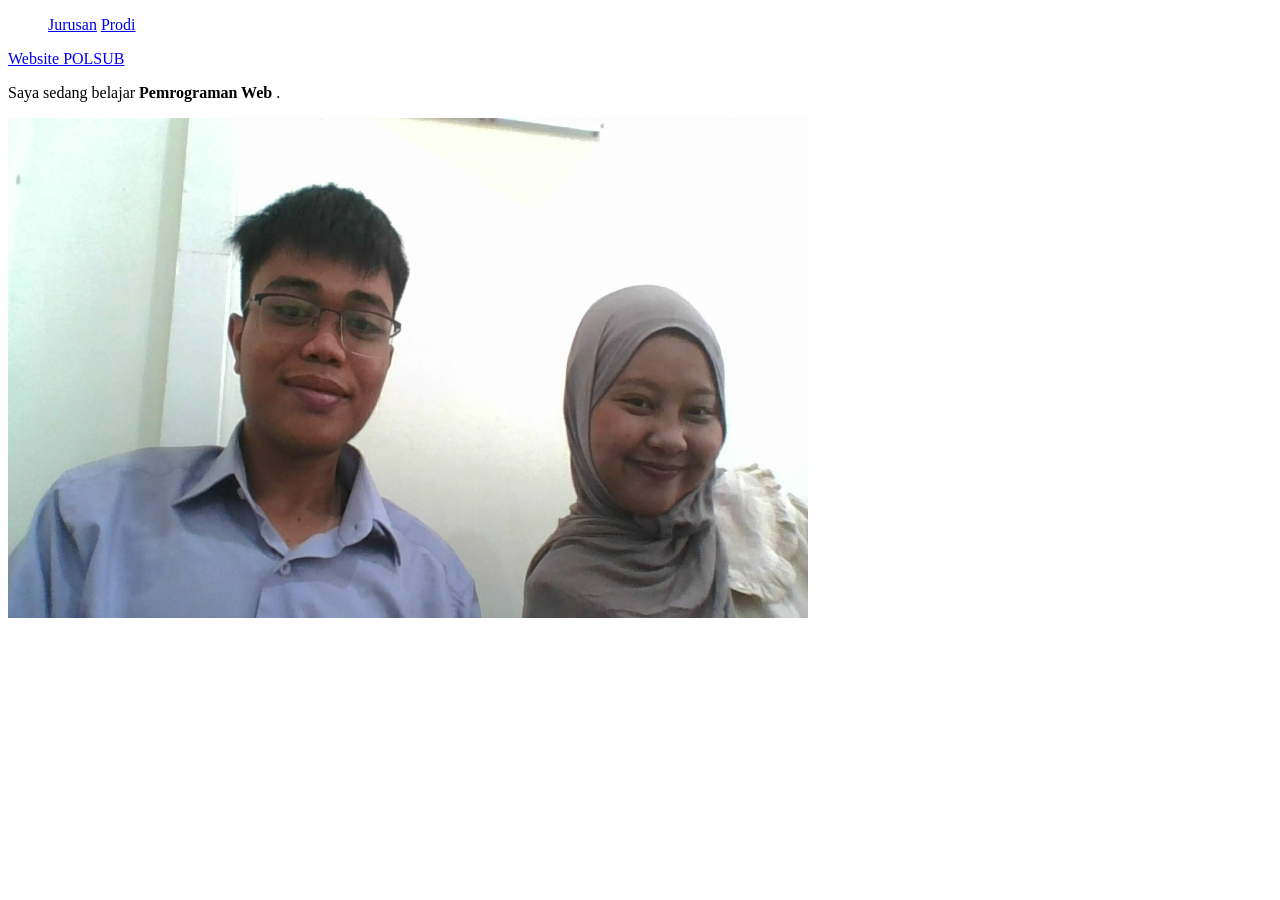
<file: pertemuan1/index.html>
<!DOCTYPE html>
<html lang="en">
<head>
    <meta charset="UTF-8">
    <meta name="viewport" content="width=device-width, initial-scale=1.0">
    <title>Pertemuan01</title>
</head>
<body>
    <nav>
        <ul>
            <a href="#">Jurusan</a>
            <a href="#">Prodi</a>
        </ul>
    </nav>
    <a href="https://polsub.ac.id">Website POLSUB</a>
    <P>Saya sedang belajar <strong>Pemrograman Web</strong> . </P>
    <img src="foto.jpg" alt="Duo Trio" width="800" height="500">
</body>
</html>
</file>
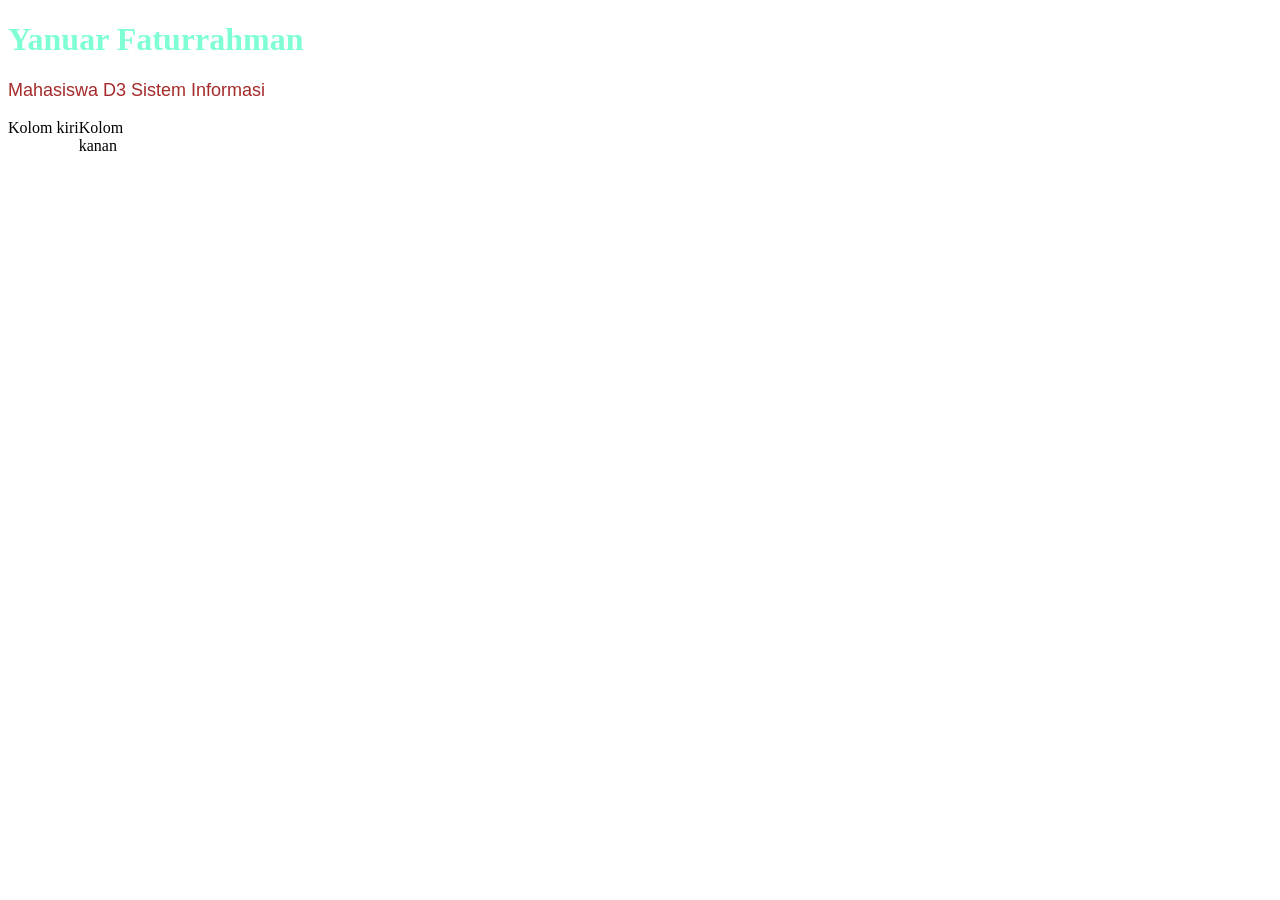
<file: pertemuan2/index.html>
<!DOCTYPE html>
<html lang="en">
<head>
    <meta charset="UTF-8">
    <meta name="viewport" content="width=device-width, initial-scale=1.0">
    <title>Petemuan 2</title>
    <link rel="stylesheet" href="style.css">
</head>
<body>
    <h1 id="nama">Yanuar Faturrahman</h1>
    <p class="title">Mahasiswa D3 Sistem Informasi</p>
    <div class="cv">
        <aside class="sidebar">
            Kolom kiri
        </aside>

        <main class="content">
            Kolom kanan
        </main>
    </div>
</body>
</html>
</file>
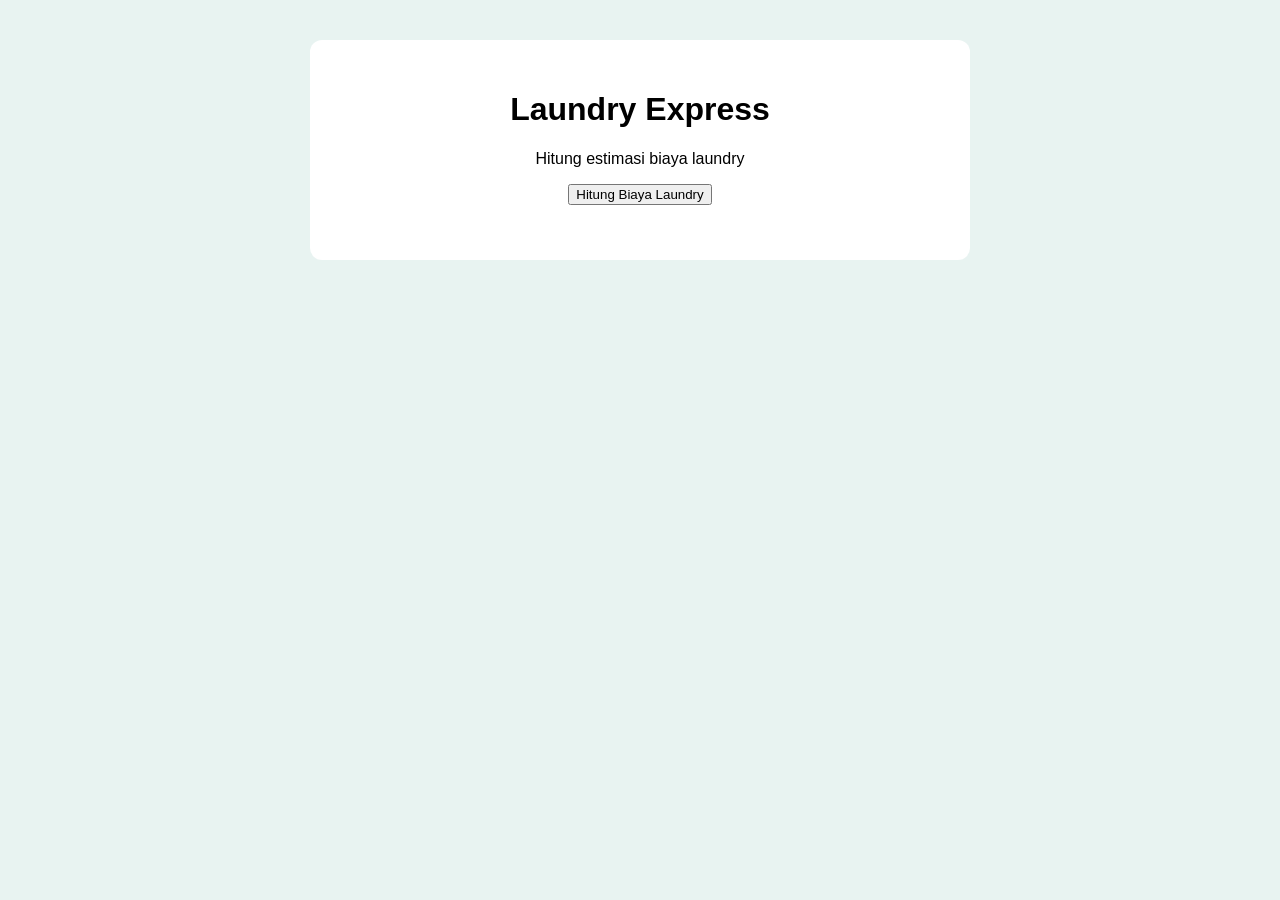
<file: pertemuan3/index.html>
<!DOCTYPE html>
<html lang="en">
<head>
    <meta charset="UTF-8">
    <meta name="viewport" content="width=device-width, initial-scale=1.0">
    <title>Laundry Express</title>
    <link rel="stylesheet" href="style.css">
</head>
<body>
    <div class="container">
        <h1>Laundry Express</h1>
        <p>
            Hitung estimasi biaya laundry
        </p>

        <button onclick="hitungLaundry()">
            Hitung Biaya Laundry
        </button>

        <div id="hasil"></div>
    </div>
    <script src="script.js"></script>
</body>
</html>
</file>
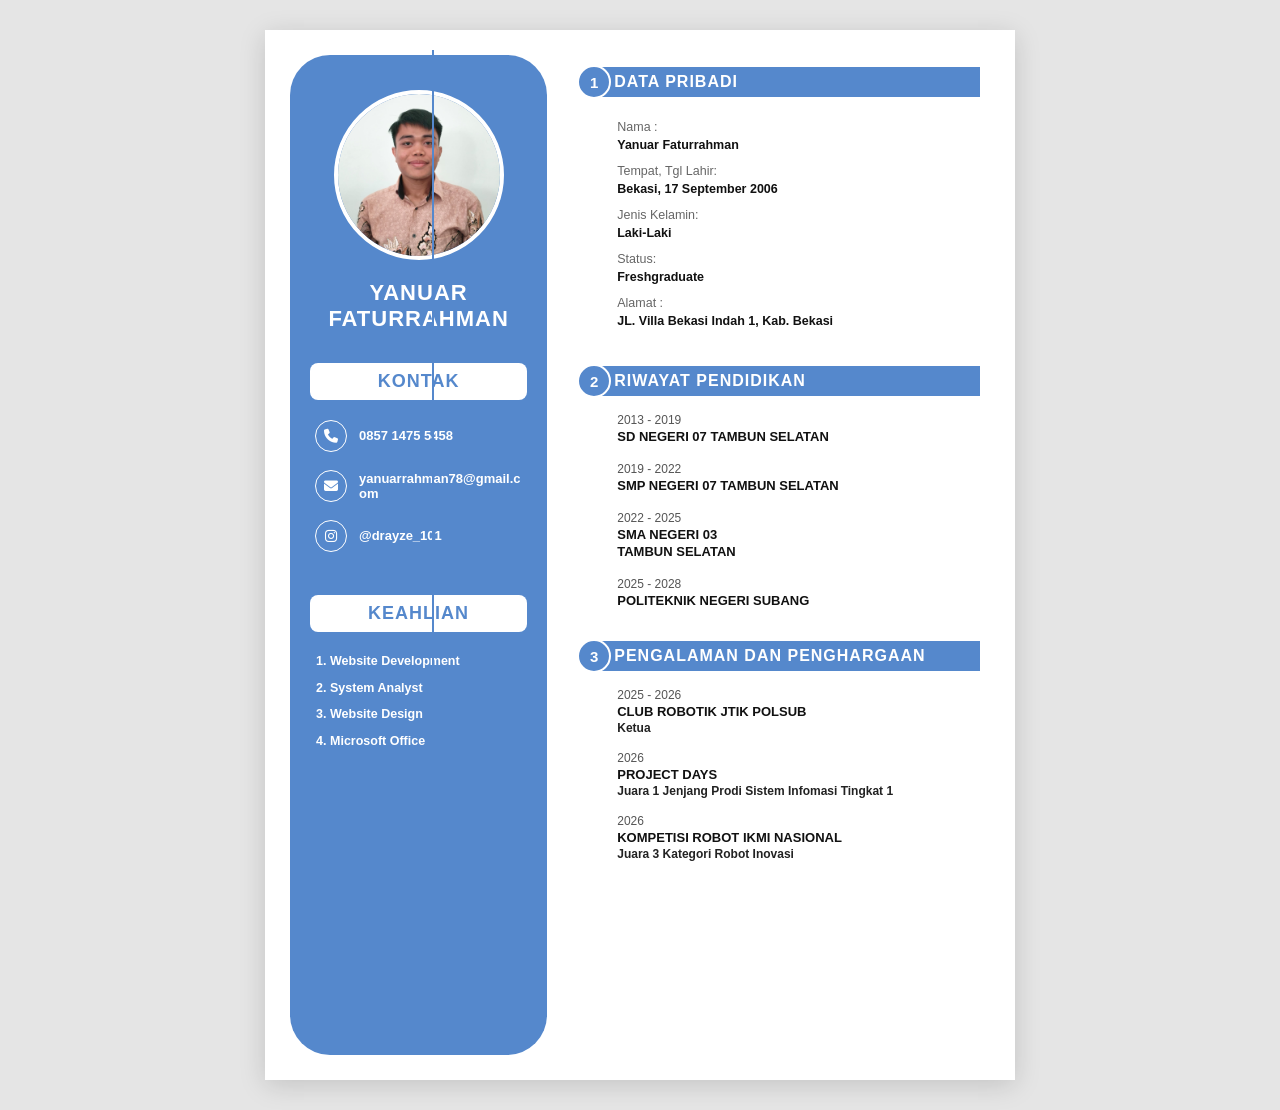
<file: pertemuan2/cv/index.html>
<!DOCTYPE html>
<html lang="id">
<head>
    <meta charset="UTF-8">
    <meta name="viewport" content="width=device-width, initial-scale=1.0">
    <title>CV - Yanuar Faturrahman</title>
    <link rel="stylesheet" href="style.css">
    <link rel="stylesheet" href="https://cdnjs.cloudflare.com/ajax/libs/font-awesome/6.4.0/css/all.min.css">
</head>
<body>

    <div class="cv-container">
        <aside class="sidebar">
            <div class="profile-container">
                <div class="profile-img-wrap">
                    <img src="fotocvv.jpeg" alt="Yanuar Faturrahman">
                </div>
            </div>

            <h1 class="sidebar-name">YANUAR<br>FATURRAHMAN</h1>

            <section class="sidebar-section">
                <div class="sidebar-title-box">KONTAK</div>
                <ul class="contact-list">
                    <li>
                        <span class="icon-circle"><i class="fa-solid fa-phone"></i></span>
                        <span>0857 1475 5458</span>
                    </li>
                    <li>
                        <span class="icon-circle"><i class="fa-solid fa-envelope"></i></span>
                        <span>yanuarrahman78@gmail.com</span>
                    </li>
                    <li>
                        <span class="icon-circle"><i class="fa-brands fa-instagram"></i></span>
                        <span>@drayze_101</span>
                    </li>
                </ul>
            </section>

            <section class="sidebar-section">
                <div class="sidebar-title-box">KEAHLIAN</div>
                <ol class="skills-list">
                    <li>Website Development</li>
                    <li>System Analyst</li>
                    <li>Website Design</li>
                    <li>Microsoft Office</li>
                </ol>
            </section>
        </aside>

        <main class="main-content">
            
            <section class="content-section">
                <div class="section-header">
                    <div class="number-badge">1</div>
                    <div class="section-title-bar">DATA PRIBADI</div>
                </div>
                <div class="section-body">
                    <table class="data-table">
                        <tr>
                            <td class="label">Nama :</td>
                        </tr>
                        <tr>
                            <td class="value bold">Yanuar Faturrahman</td>
                        </tr>
                        <tr>
                            <td class="label">Tempat, Tgl Lahir:</td>
                        </tr>
                        <tr>
                            <td class="value bold">Bekasi, 17 September 2006</td>
                        </tr>
                        <tr>
                            <td class="label">Jenis Kelamin:</td>
                        </tr>
                        <tr>
                            <td class="value bold">Laki-Laki</td>
                        </tr>
                        <tr>
                            <td class="label">Status:</td>
                        </tr>
                        <tr>
                            <td class="value bold">Freshgraduate</td>
                        </tr>
                        <tr>
                            <td class="label">Alamat :</td>
                        </tr>
                        <tr>
                            <td class="value bold">JL. Villa Bekasi Indah 1, Kab. Bekasi</td>
                        </tr>
                    </table>
                </div>
            </section>

            <section class="content-section">
                <div class="section-header">
                    <div class="number-badge">2</div>
                    <div class="section-title-bar">RIWAYAT PENDIDIKAN</div>
                </div>
                <div class="section-body">
                    <div class="timeline-item">
                        <span class="year">2013 - 2019</span>
                        <h4 class="school">SD NEGERI 07 TAMBUN SELATAN</h4>
                    </div>
                    <div class="timeline-item">
                        <span class="year">2019 - 2022</span>
                        <h4 class="school">SMP NEGERI 07 TAMBUN SELATAN</h4>
                    </div>
                    <div class="timeline-item">
                        <span class="year">2022 - 2025</span>
                        <h4 class="school">SMA NEGERI 03<br>TAMBUN SELATAN</h4>
                    </div>
                    <div class="timeline-item">
                        <span class="year">2025 - 2028</span>
                        <h4 class="school">POLITEKNIK NEGERI SUBANG</h4>
                    </div>
                </div>
            </section>

            <section class="content-section">
                <div class="section-header">
                    <div class="number-badge">3</div>
                    <div class="section-title-bar">PENGALAMAN DAN PENGHARGAAN</div>
                </div>
                <div class="section-body">
                    <div class="timeline-item">
                        <span class="year">2025 - 2026</span>
                        <h4 class="company">CLUB ROBOTIK JTIK POLSUB</h4>
                        <span class="role">Ketua</span>
                    </div>
                    <div class="timeline-item">
                        <span class="year">2026</span>
                        <h4 class="company">PROJECT  DAYS</h4>
                        <span class="role">Juara 1 Jenjang Prodi Sistem  Infomasi Tingkat 1</span>
                    </div>
                    <div class="timeline-item">
                        <span class="year">2026</span>
                        <h4 class="company">KOMPETISI ROBOT IKMI NASIONAL </h4>
                        <span class="role">Juara 3 Kategori Robot Inovasi</span>
                    </div>
                </div>
            </section>

        </main>
    </div>

</body>
</html>
</file>
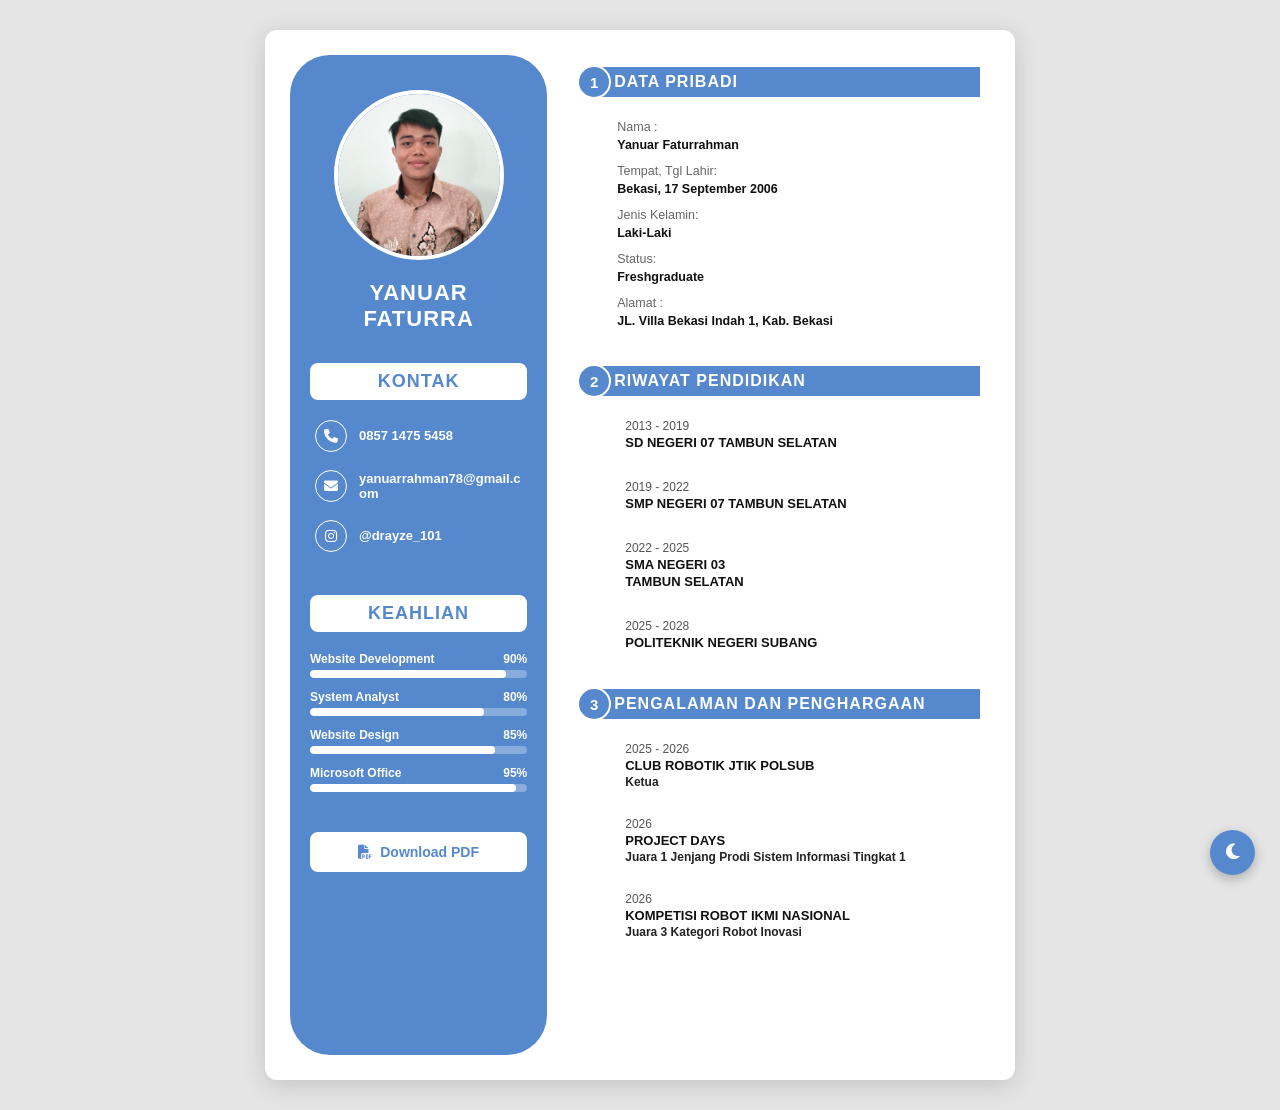
<file: pertemuan3/cv/index.html>
<!DOCTYPE html>
<html lang="id">
<head>
    <meta charset="UTF-8">
    <meta name="viewport" content="width=device-width, initial-scale=1.0">
    <title>CV - Yanuar Faturrahman</title>
    <link rel="stylesheet" href="style.css">
    <link rel="stylesheet" href="https://cdnjs.cloudflare.com/ajax/libs/font-awesome/6.4.0/css/all.min.css">
</head>
<body>

    <div class="cv-container">
        <aside class="sidebar">
            <div class="profile-container">
                <div class="profile-img-wrap">
                    <img src="fotocvv.jpeg" alt="Yanuar Faturrahman">
                </div>
            </div>

            <h1 class="sidebar-name">YANUAR<br>FATURRAHMAN</h1>

            <section class="sidebar-section">
                <div class="sidebar-title-box">KONTAK</div>
                <ul class="contact-list">
                    <li>
                        <a href="https://wa.me/6285714755458" target="_blank" rel="noopener noreferrer">
                            <span class="icon-circle"><i class="fa-solid fa-phone"></i></span>
                            <span>0857 1475 5458</span>
                        </a>
                    </li>
                    <li>
                        <a href="mailto:yanuarrahman78@gmail.com">
                            <span class="icon-circle"><i class="fa-solid fa-envelope"></i></span>
                            <span>yanuarrahman78@gmail.com</span>
                        </a>
                    </li>
                    <li>
                        <a href="https://instagram.com/drayze_101" target="_blank" rel="noopener noreferrer">
                            <span class="icon-circle"><i class="fa-brands fa-instagram"></i></span>
                            <span>@drayze_101</span>
                        </a>
                    </li>
                </ul>
            </section>

            <section class="sidebar-section">
                <div class="sidebar-title-box">KEAHLIAN</div>
                <div class="skills-container">
                    <div class="skill-item">
                        <div class="skill-info">
                            <span>Website Development</span>
                            <span>90%</span>
                        </div>
                        <div class="progress-bar"><div class="progress" data-width="90%"></div></div>
                    </div>
                    <div class="skill-item">
                        <div class="skill-info">
                            <span>System Analyst</span>
                            <span>80%</span>
                        </div>
                        <div class="progress-bar"><div class="progress" data-width="80%"></div></div>
                    </div>
                    <div class="skill-item">
                        <div class="skill-info">
                            <span>Website Design</span>
                            <span>85%</span>
                        </div>
                        <div class="progress-bar"><div class="progress" data-width="85%"></div></div>
                    </div>
                    <div class="skill-item">
                        <div class="skill-info">
                            <span>Microsoft Office</span>
                            <span>95%</span>
                        </div>
                        <div class="progress-bar"><div class="progress" data-width="95%"></div></div>
                    </div>
                </div>
            </section>

            <button id="btn-download-pdf" class="btn-pdf">
                <i class="fa-solid fa-file-pdf"></i> Download PDF
            </button>
        </aside>

        <main class="main-content">
            
            <section class="content-section">
                <div class="section-header">
                    <div class="number-badge">1</div>
                    <div class="section-title-bar">DATA PRIBADI</div>
                </div>
                <div class="section-body">
                    <table class="data-table">
                        <tr>
                            <td class="label">Nama :</td>
                        </tr>
                        <tr>
                            <td class="value bold">Yanuar Faturrahman</td>
                        </tr>
                        <tr>
                            <td class="label">Tempat, Tgl Lahir:</td>
                        </tr>
                        <tr>
                            <td class="value bold">Bekasi, 17 September 2006</td>
                        </tr>
                        <tr>
                            <td class="label">Jenis Kelamin:</td>
                        </tr>
                        <tr>
                            <td class="value bold">Laki-Laki</td>
                        </tr>
                        <tr>
                            <td class="label">Status:</td>
                        </tr>
                        <tr>
                            <td class="value bold">Freshgraduate</td>
                        </tr>
                        <tr>
                            <td class="label">Alamat :</td>
                        </tr>
                        <tr>
                            <td class="value bold">JL. Villa Bekasi Indah 1, Kab. Bekasi</td>
                        </tr>
                    </table>
                </div>
            </section>

            <section class="content-section">
                <div class="section-header">
                    <div class="number-badge">2</div>
                    <div class="section-title-bar">RIWAYAT PENDIDIKAN</div>
                </div>
                <div class="section-body">
                    <div class="timeline-item" data-desc="Pendidikan tingkat dasar dengan fokus pembelajaran akademik dasar dan pengembangan karakter.">
                        <span class="year">2013 - 2019</span>
                        <h4 class="school">SD NEGERI 07 TAMBUN SELATAN</h4>
                    </div>
                    <div class="timeline-item" data-desc="Pendidikan tingkat menengah pertama, aktif dalam kegiatan organisasi sekolah dan dasar sains.">
                        <span class="year">2019 - 2022</span>
                        <h4 class="school">SMP NEGERI 07 TAMBUN SELATAN</h4>
                    </div>
                    <div class="timeline-item" data-desc="Pendidikan tingkat menengah atas, mulai mendalami minat dalam bidang komputer dan pemrograman.">
                        <span class="year">2022 - 2025</span>
                        <h4 class="school">SMA NEGERI 03<br>TAMBUN SELATAN</h4>
                    </div>
                    <div class="timeline-item" data-desc="Studi akademik mendalam bidang Sistem Informasi, pemrograman web, analisis sistem, dan teknologi IoT/Robotika.">
                        <span class="year">2025 - 2028</span>
                        <h4 class="school">POLITEKNIK NEGERI SUBANG</h4>
                    </div>
                </div>
            </section>

            <section class="content-section">
                <div class="section-header">
                    <div class="number-badge">3</div>
                    <div class="section-title-bar">PENGALAMAN DAN PENGHARGAAN</div>
                </div>
                <div class="section-body">
                    <div class="timeline-item" data-desc="Memimpin organisasi Club Robotik JTIK POLSUB, mengkoordinasikan proyek riset robotika, dan memfasilitasi kegiatan anggota.">
                        <span class="year">2025 - 2026</span>
                        <h4 class="company">CLUB ROBOTIK JTIK POLSUB</h4>
                        <span class="role">Ketua</span>
                    </div>
                    <div class="timeline-item" data-desc="Meraih Juara 1 dalam ajang pameran/kompetisi Project Days untuk prodi Sistem Informasi Tingkat 1.">
                        <span class="year">2026</span>
                        <h4 class="company">PROJECT DAYS</h4>
                        <span class="role">Juara 1 Jenjang Prodi Sistem Informasi Tingkat 1</span>
                    </div>
                    <div class="timeline-item" data-desc="Meraih Juara 3 tingkat nasional pada kategori Robot Inovasi dalam Kompetisi Robot IKMI.">
                        <span class="year">2026</span>
                        <h4 class="company">KOMPETISI ROBOT IKMI NASIONAL</h4>
                        <span class="role">Juara 3 Kategori Robot Inovasi</span>
                    </div>
                </div>
            </section>

        </main>
    </div>

    <script src="script.js"></script>
</body>
</html>
</file>
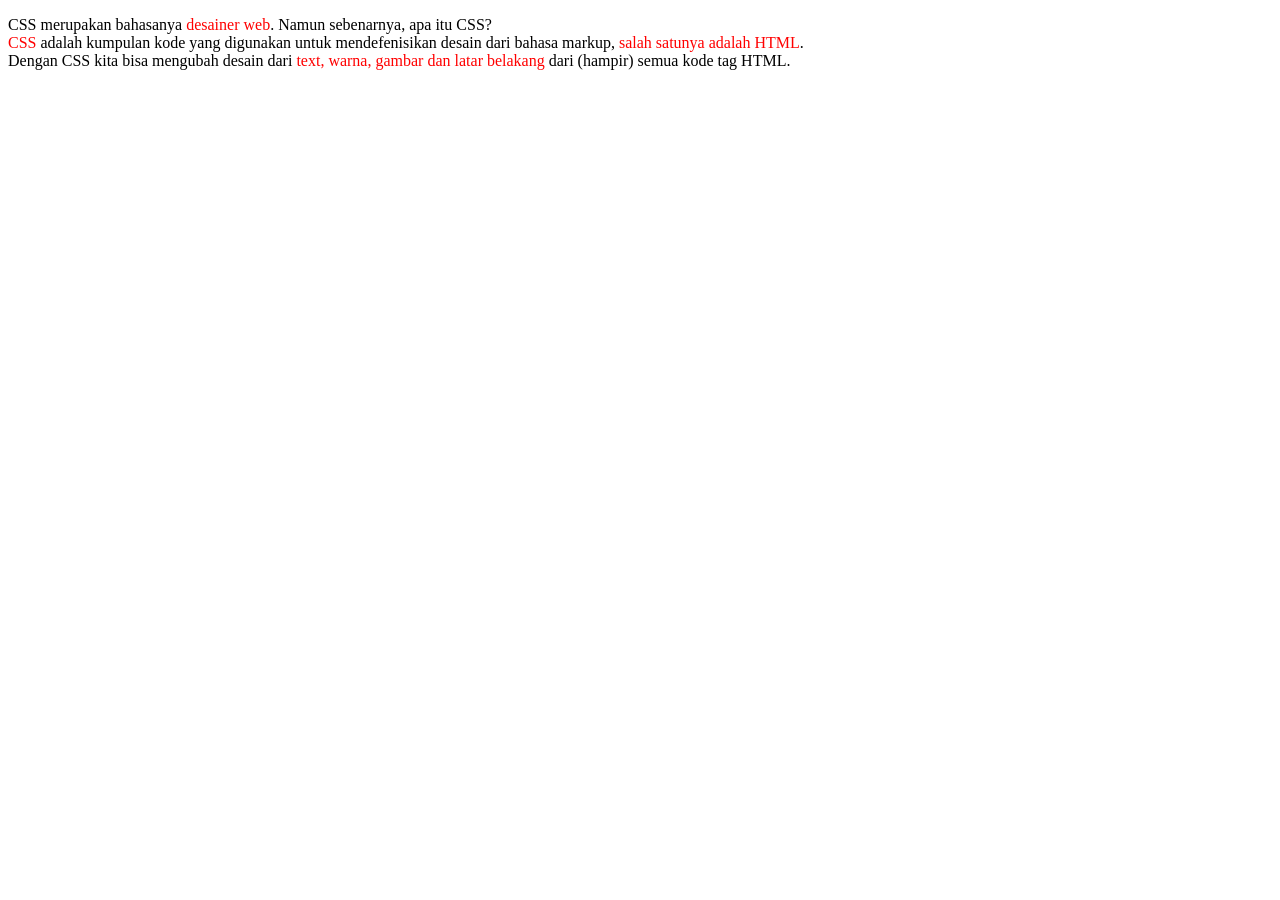
<file: pertemuan2/pertemuan2.1.html>
<!DOCTYPE html>
<html>
<head>
    <title>Test Tag Font HTML</title>
</head>
<body>
    <p>
        CSS merupakan bahasanya <font color="red">desainer web</font>.
        Namun sebenarnya, apa itu CSS?
        <br />
        <font color="red">CSS </font>adalah kumpulan kode yang digunakan
        untuk mendefenisikan desain dari bahasa markup,
        <font color="red">salah satunya adalah HTML</font>.
        <br />
        Dengan CSS kita bisa mengubah desain dari
        <font color="red">text, warna, gambar dan latar belakang</font>
        dari (hampir) semua kode tag HTML.
    </p>
</body>
</html>
</file>
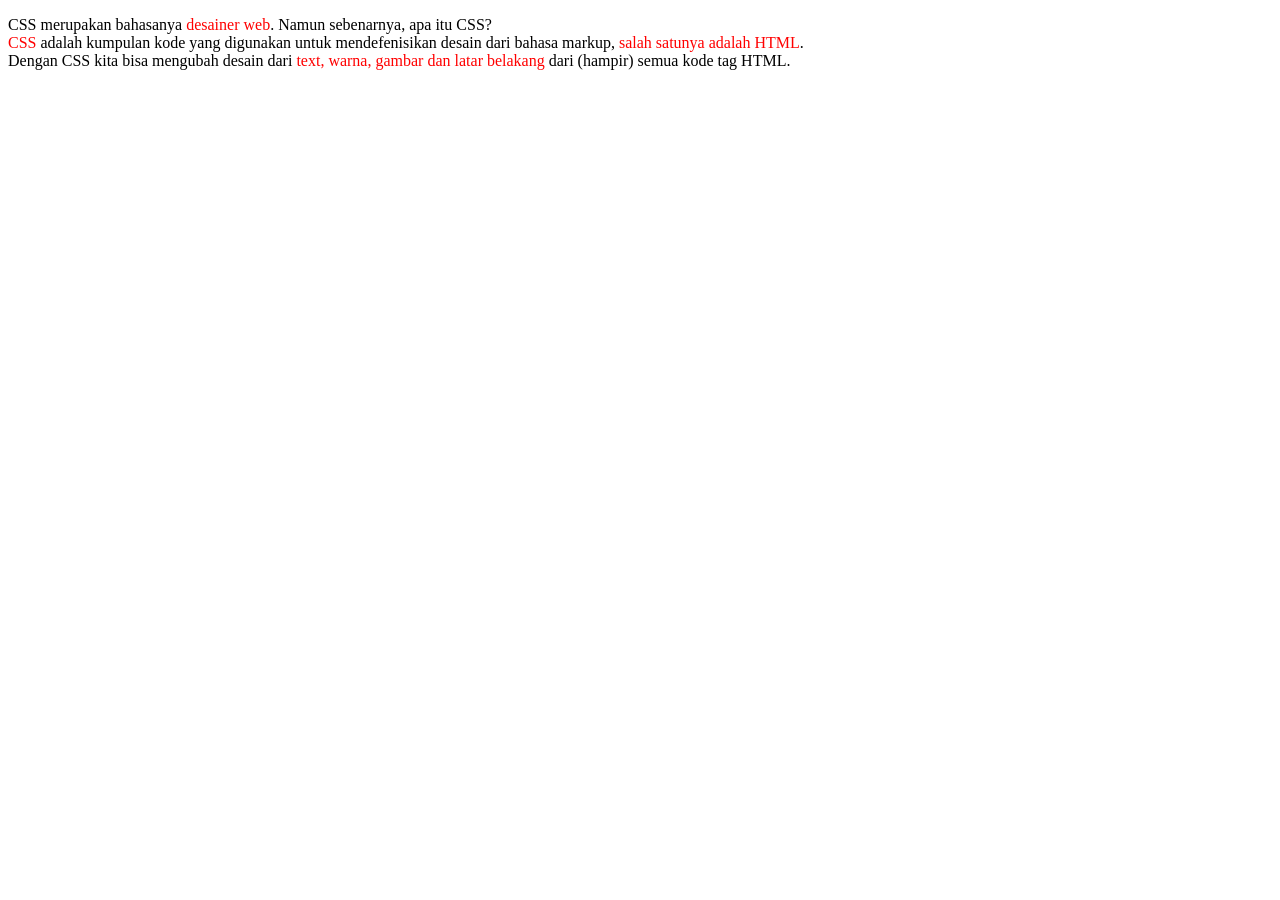
<file: pertemuan2/pertemuan2.2.html>
<!DOCTYPE html>
<html>
<head>
    <title>Test Background Color CSS</title>
    <style type="text/css">
    .warna {
        color: red;
        }
    </style>
</head>

<body>
    <p>
        CSS merupakan bahasanya <span class=warna>desainer web</span>.
        Namun sebenarnya, apa itu CSS?
        <br />
        <span class=warna>CSS </span>adalah kumpulan kode
        yang digunakan untuk mendefenisikan desain dari bahasa markup,
        <span class=warna>salah satunya adalah HTML</span>.
        <br />
        Dengan CSS kita bisa mengubah desain dari
        <span class=warna>text, warna, gambar dan latar belakang</span>
        dari (hampir) semua kode tag HTML.
    </p>
</body>
</html>
</file>
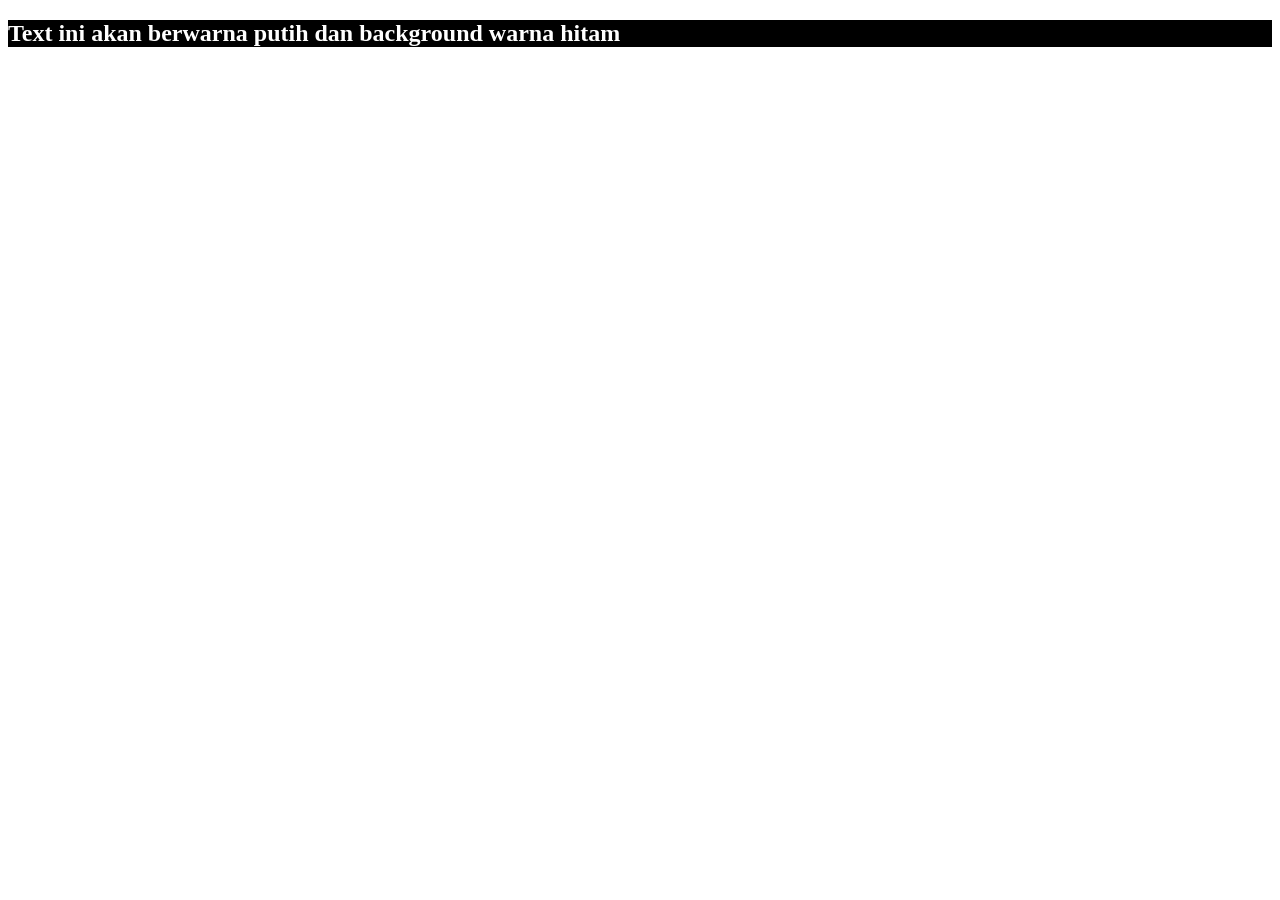
<file: pertemuan2/pertemuan2.3.html>
<!DOCTYPE html>
<html>
<head>
    <title>Contoh Inline Style CSS</title>
</head>

<body>
    <h2 style="background-color:black; color:white">
        Text ini akan berwarna putih dan background warna hitam
    </h2>
</body>
</html>
</file>
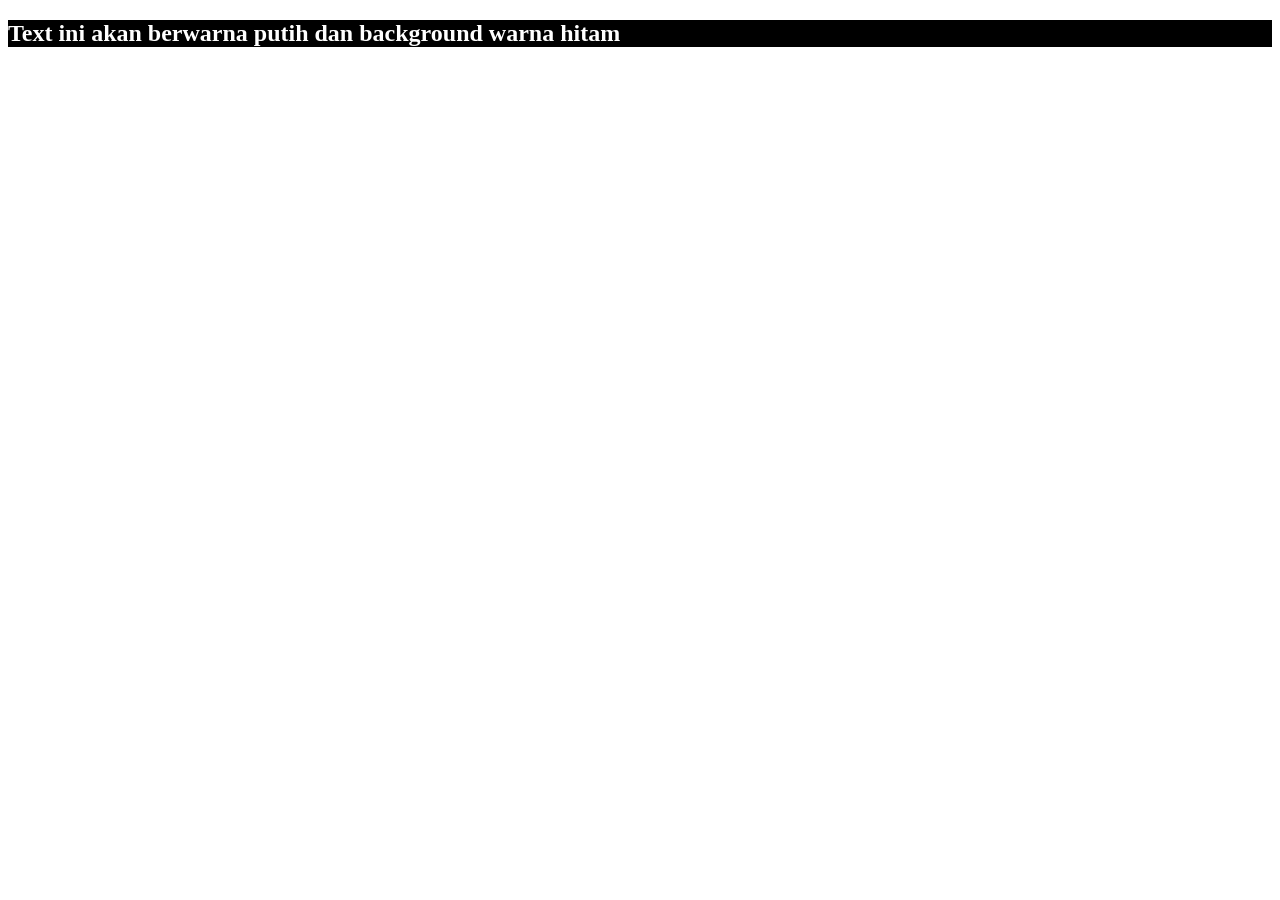
<file: pertemuan2/pertemuan2.4.html>
<!DOCTYPE html>
<html>
<head>
    <title>Contoh Inline Style CSS</title>
    <style type="text/css">
        h2 {
            background-color:black;
            color:white;
        }
    </style>
</head>
<body>
    <h2>
        Text ini akan berwarna putih dan background warna hitam
    </h2>
</body>
</html>
</file>
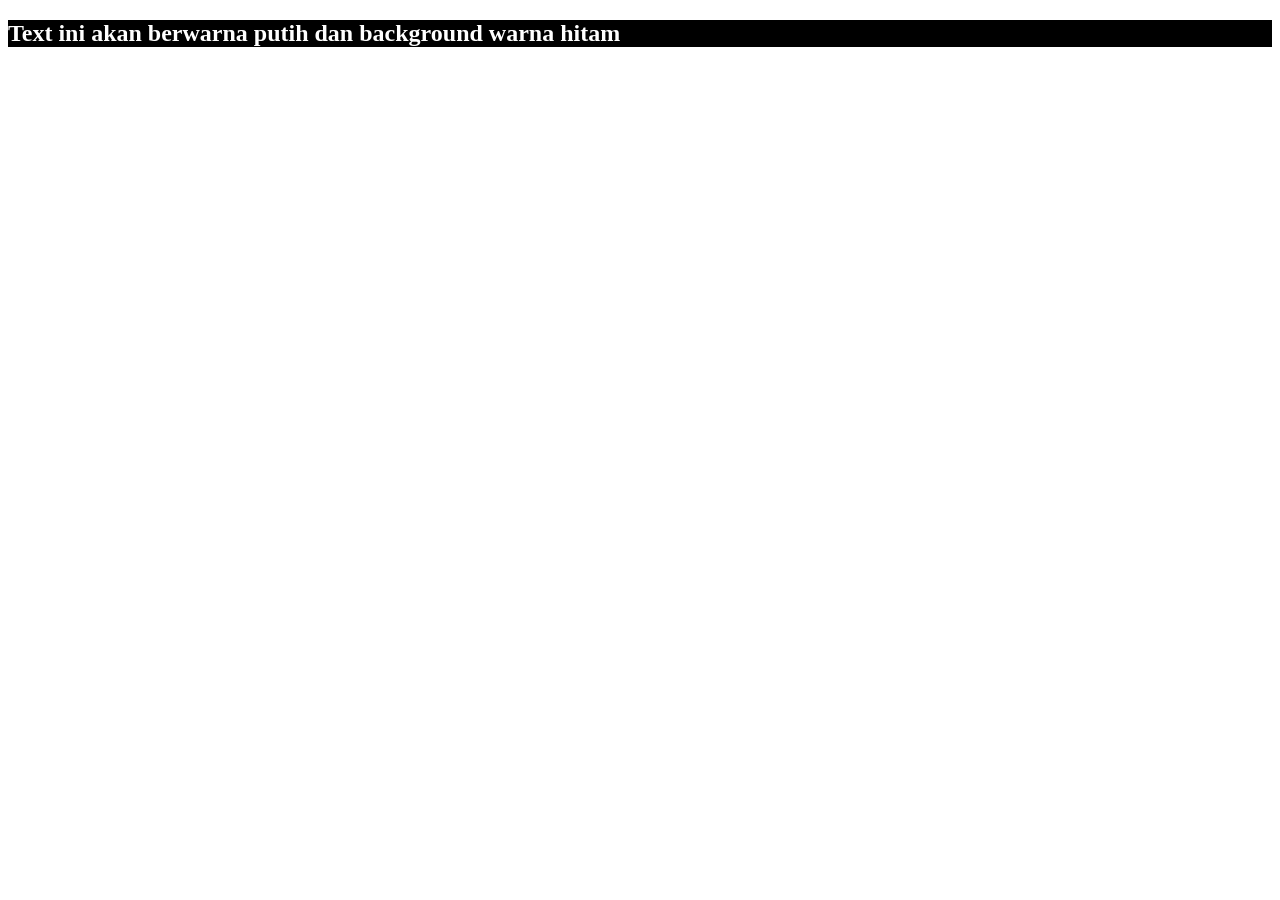
<file: pertemuan2/pertemuan2.5.html>
<!DOCTYPE html>
<html>
<head>
    <title>Contoh Inline Style CSS</title>
    <style type="text/css">
        @import url(belajar.css);
    </style>
</head>
<body>
    <h2>
        Text ini akan berwarna putih dan background warna hitam
    </h2>
</body>
</html>
</file>
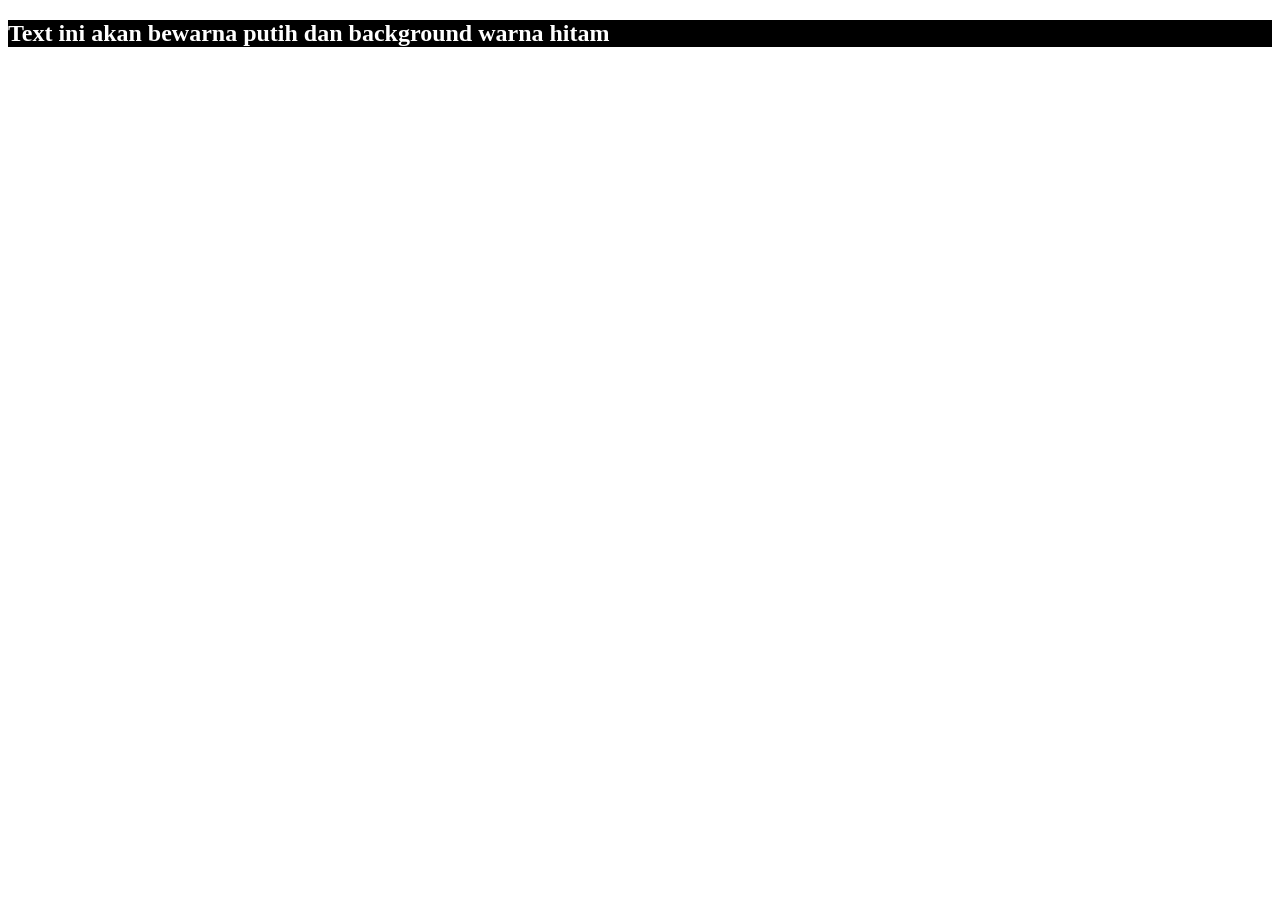
<file: pertemuan2/pertemuan2.6.html>
<!DOCTYPE html>
<html>
<head>
    <title>Contoh Inline Style CSS</title>
    <link rel="stylesheet" type="text/css" href="belajar.css">
</head>
<body>
    <h2>
        Text ini akan bewarna putih dan background warna hitam
    </h2>
</body>
</html>
</file>
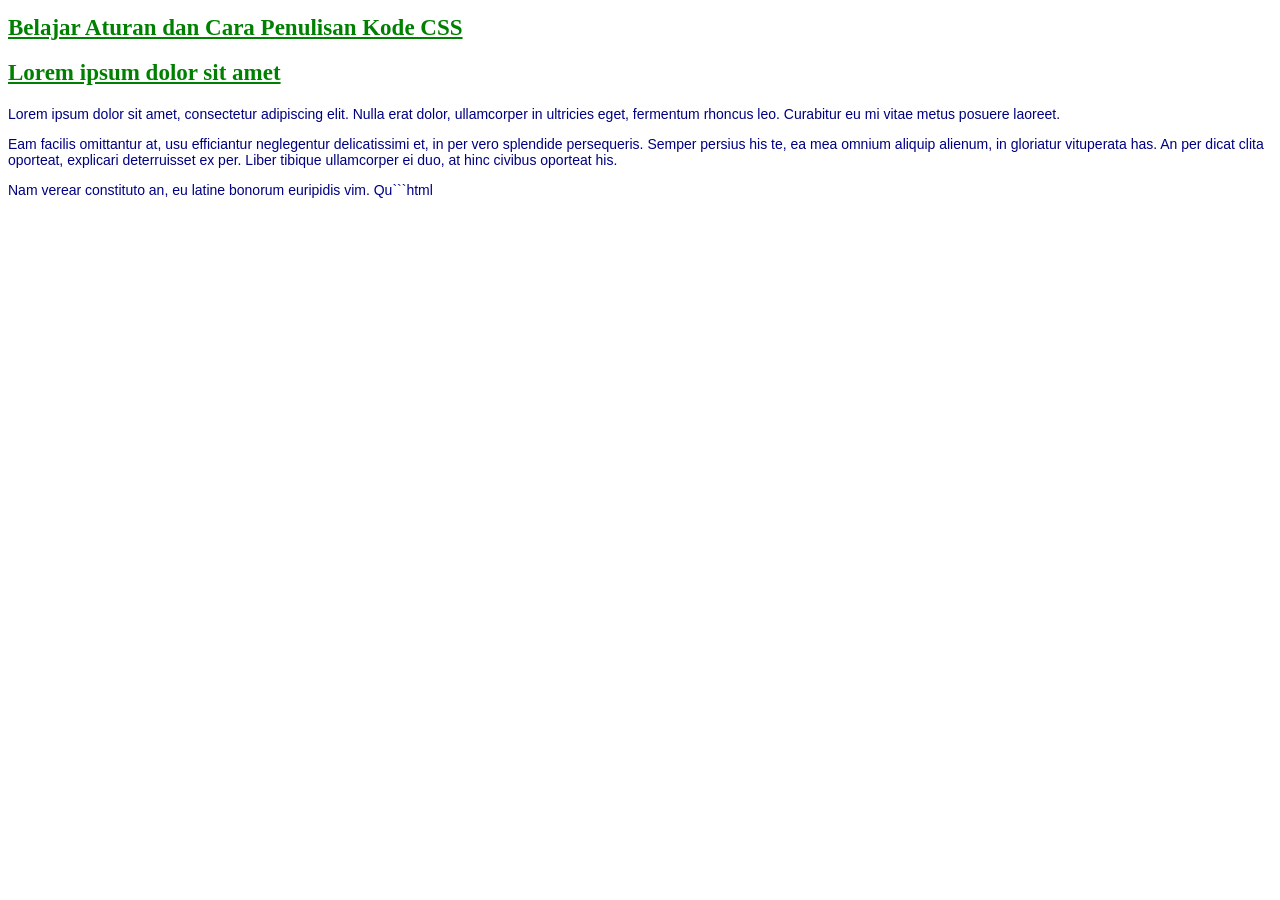
<file: pertemuan2/pertemuan2.7.html>
<!DOCTYPE html>
<html>
<head>
    <title>Belajar Penulisan CSS</title>
    <style type="text/css">
        body {
            font-size: 14px;
            color: navy;
        }
        p {
            font-family: calibri, helvetica, sans-serif;
        }
        h1, h2 {
            text-decoration: underline;
            font-size: 23px;
            color: green;
        }
    </style>
</head>

<body>
    <h1>Belajar Aturan dan Cara Penulisan Kode CSS</h1>

    <h2>Lorem ipsum dolor sit amet</h2>
    <p>Lorem ipsum dolor sit amet, consectetur adipiscing elit.
    Nulla erat dolor, ullamcorper in ultricies eget,
    fermentum rhoncus leo. Curabitur eu mi vitae metus
    posuere laoreet.</p>

    <p>Eam facilis omittantur at, usu efficiantur neglegentur
    delicatissimi et, in per vero splendide persequeris.
    Semper persius his te, ea mea omnium aliquip alienum,
    in gloriatur vituperata has. An per dicat clita oporteat,
    explicari deterruisset ex per. Liber tibique ullamcorper
    ei duo, at hinc civibus oporteat his.</p>
    <p>Nam verear constituto an, eu latine bonorum euripidis
    vim. Qu```html
<body>
</html>
</file>
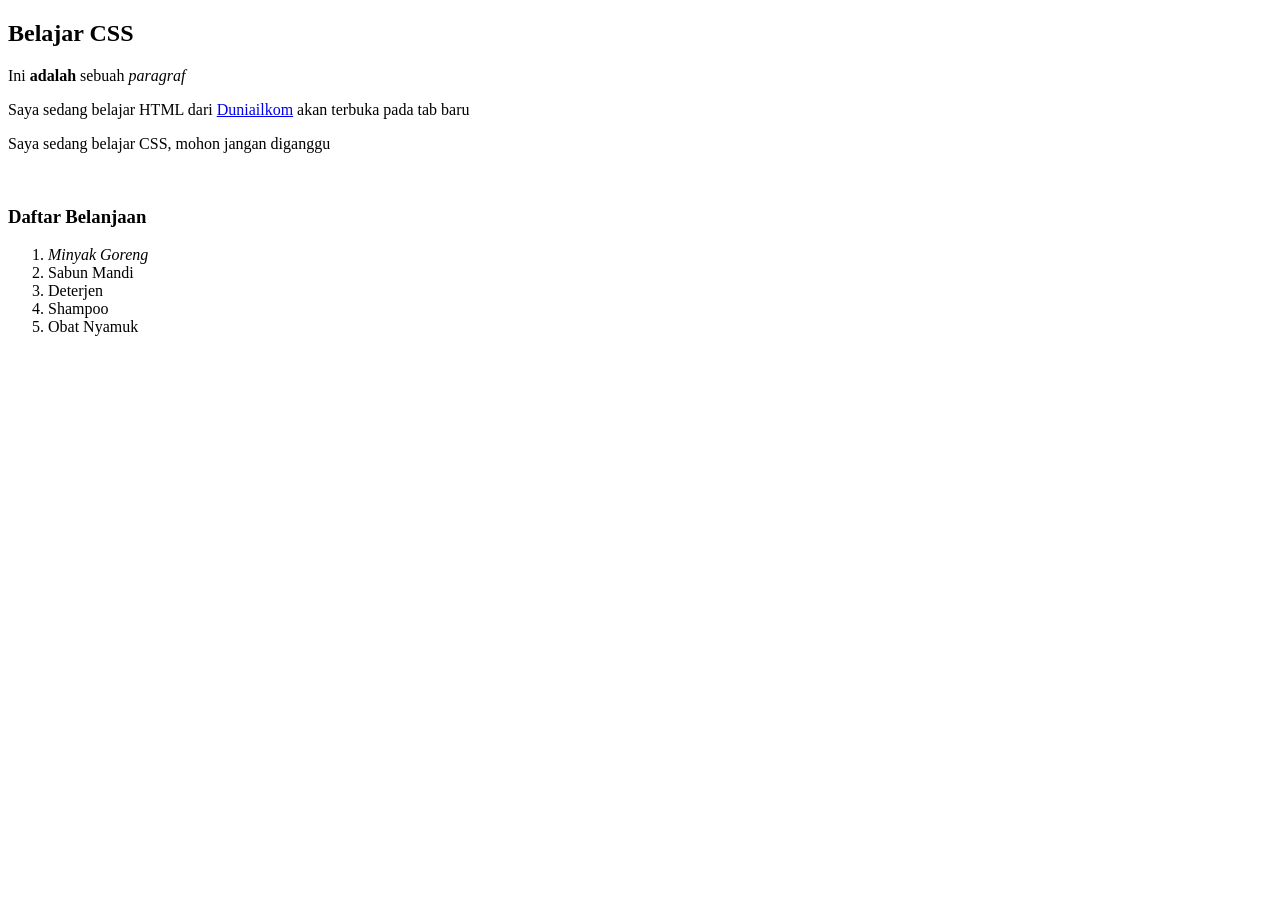
<file: pertemuan2/pertemuan2.8.html>
<!DOCTYPE html>
<html>
<head>
    <title>Belajar CSS</title>
    <style type="text/css">

    </style>
</head>

<body>
    <h2 class="judul">Belajar CSS</h2>
    <p> Ini <strong>adalah</strong> sebuah <em>paragraf</em> </p>
    <p id="belajar_html" class="paragraf" >Saya sedang belajar HTML dari
    <a href="https://www.duniailkom.com" target="_blank">Duniailkom</a>
    akan terbuka pada tab baru</p>
    <p id="belajar_css" class="paragraf">Saya sedang belajar CSS, mohon jangan diganggu</p>
    <br />
    <h3 class="judul subheader">Daftar Belanjaan</h3>
    <ol>
        <li><em>Minyak Goreng</em></li>
        <li>Sabun Mandi</li>
        <li>Deterjen</li>
        <li>Shampoo</li>
        <li>Obat Nyamuk</li>
    </ol>
</body>
</html>
</file>
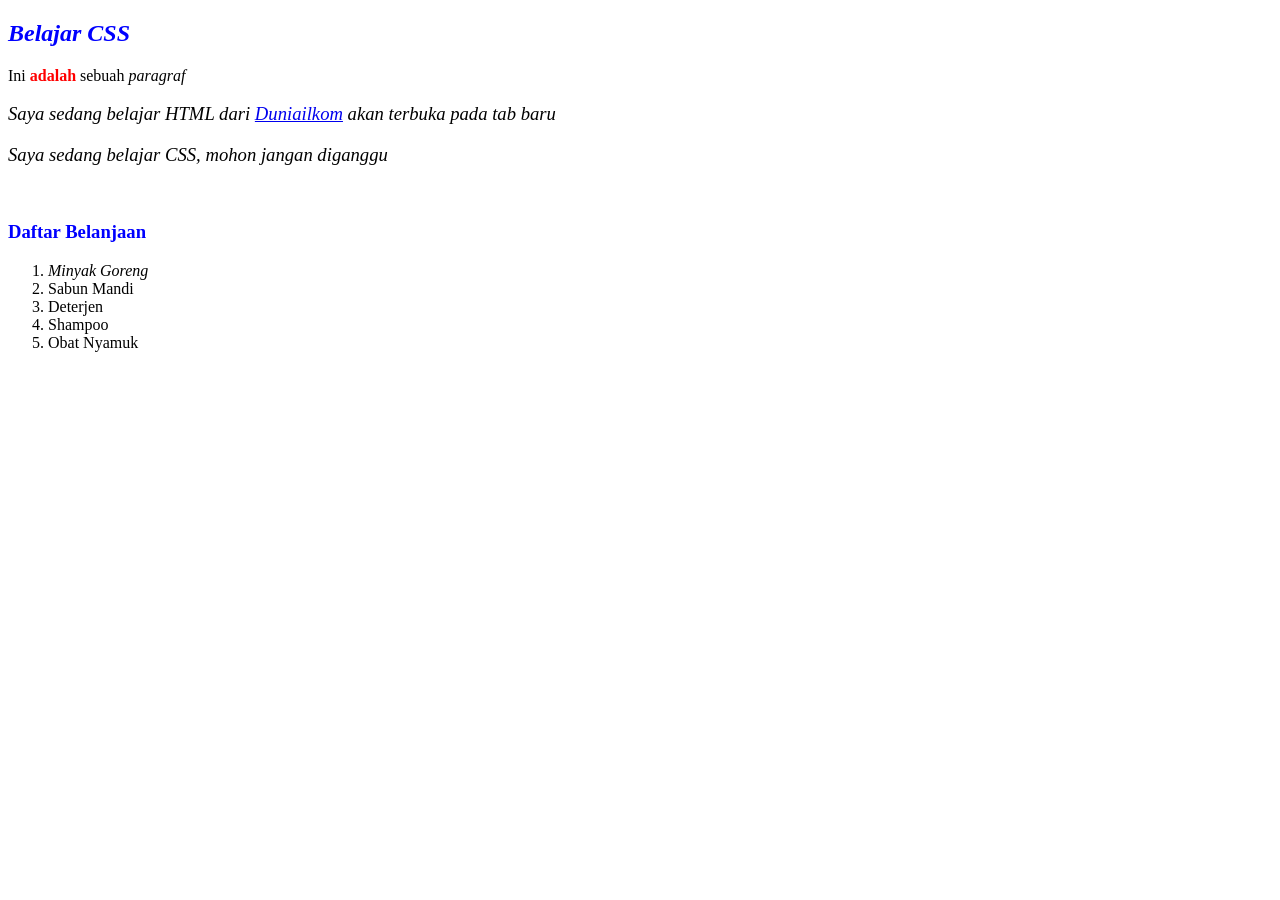
<file: pertemuan2/pertemuan2.9.html>
<!DOCTYPE html>
<html>
<head>
    <title>Belajar CSS</title>
    <style type="text/css">
    h2 , h3{
        color: blue;
    }
    p strong {
        color:red;
    }
    h2.judul , .paragraf {
        font-style: italic;
    }
    #belajar_html, p#belajar_css, h3.subheader {
        font-size:14pt;
    }
</style>
</head>
<body>
    <h2 class="judul">Belajar CSS</h2>
    <p> Ini <strong>adalah</strong> sebuah <em>paragraf</em> </p>
    <p id="belajar_html" class="paragraf" >Saya sedang belajar HTML dari
    <a href="https://www.duniailkom.com" target="_blank">Duniailkom</a>
    akan terbuka pada tab baru</p>
    <p id="belajar_css" class="paragraf">Saya sedang belajar CSS, mohon jangan diganggu</p>
    <br />
    <h3 class="judul subheader">Daftar Belanjaan</h3>
    <ol>
         <li><em>Minyak Goreng</em></li>
         <li>Sabun Mandi</li>
          <li>Deterjen</li>
          <li>Shampoo</li>
          <li>Obat Nyamuk</li>
        </ol>
</body>
</html>
</file>
<file: pertemuan2/style.css>
h1 {
    font-size: 32px;
    color:tomato;
}

.title {
    color: brown;
}

p {
    color: blueviolet;
    font-size: 18px;
    font-family: arial;
}

#nama {
    color: aquamarine;
}

section {
    margin: 20px;
    padding: 15px;
    border: 1px solid black;
}

.cv {
    display: flex;
}


.content {
    width: 70px;
}
</file>
<file: pertemuan3/style.css>
body {
    font-family: Arial, sans-serif;
    background: #e8f3f1;
    margin: 0;
    padding: 40px 20px;
}

.container {
    max-width: 600px;
    margin: auto;
    background: white;
    padding: 30px;
    border-radius: 12px;
    text-align: center;
}

#hasil {
    margin-top: 25px;
    text-align: left;
}
</file>
<file: pertemuan2/cv/style.css>
* {
    margin: 0;
    padding: 0;
    box-sizing: border-box;
    font-family: 'Segoe UI', Arial, sans-serif;
}

body {
    background-color: #e5e5e5;
    display: flex;
    justify-content: center;
    align-items: center;
    padding: 30px 0;
}

.cv-container {
    width: 750px;
    background-color: #ffffff;
    display: flex;
    min-height: 1050px;
    box-shadow: 0 5px 25px rgba(0, 0, 0, 0.15);
    padding: 25px;
    gap: 25px;
}

.sidebar {
    width: 38%;
    background-color: #5588cc;
    border-radius: 40px;
    padding: 35px 20px;
    color: #ffffff;
    display: flex;
    flex-direction: column;
    align-items: center;
}


.profile-container {
    margin-bottom: 20px;
}

.profile-img-wrap {
    width: 170px;
    height: 170px;
    border-radius: 50%;
    border: 4px solid #ffffff;
    overflow: hidden;
}

.profile-img-wrap img {
    width: 100%;
    height: 100%;
    object-fit: cover;
}

.sidebar-name {
    font-size: 22px;
    font-weight: 800;
    text-align: center;
    line-height: 1.2;
    margin-bottom: 30px;
    letter-spacing: 1px;
}

.sidebar-section {
    width: 100%;
    margin-bottom: 25px;
}

.sidebar-title-box {
    background-color: #ffffff;
    color: #5588cc;
    font-size: 18px;
    font-weight: 800;
    text-align: center;
    padding: 8px 0;
    border-radius: 8px;
    margin-bottom: 20px;
    letter-spacing: 1px;
}

.contact-list {
    list-style: none;
    padding: 0 5px;
}

.contact-list li {
    display: flex;
    align-items: center;
    margin-bottom: 18px;
    font-size: 13px;
    font-weight: 600;
    word-break: break-all;
}

.icon-circle {
    width: 32px;
    height: 32px;
    border: 1.5px solid #ffffff;
    border-radius: 50%;
    display: flex;
    align-items: center;
    justify-content: center;
    margin-right: 12px;
    flex-shrink: 0;
    font-size: 14px;
}

.skills-list {
    padding-left: 20px;
    font-size: 12.5px;
    line-height: 1.5;
    font-weight: 600;
}

.skills-list li {
    margin-bottom: 8px;
}

.main-content {
    width: 62%;
    padding: 10px 10px 10px 5px;
    color: #333333;
}

.content-section {
    margin-bottom: 30px;
}

.section-header {
    display: flex;
    align-items: center;
    margin-bottom: 15px;
}

.number-badge {
    width: 34px;
    height: 34px;
    background-color: #5588cc;
    color: #ffffff;
    border-radius: 50%;
    display: flex;
    align-items: center;
    justify-content: center;
    font-weight: 800;
    font-size: 15px;
    z-index: 2;
    border: 2px solid #ffffff;
}

.section-title-bar {
    flex-grow: 1;
    background-color: #5588cc;
    color: #ffffff;
    font-weight: 800;
    font-size: 16px;
    padding: 6px 15px;
    margin-left: -12px;
    letter-spacing: 1px;
}

.section-body {
    padding-left: 40px;
    position: relative;
}

.main-content::before {
    content: '';
    position: absolute;
    top: 50px;
    bottom: 40px;
    left: 432px;
    width: 2px;
    background-color: #5588cc;
    z-index: 1;
}

.data-table {
    width: 100%;
    border-collapse: collapse;
}

.data-table td {
    padding: 2px 0;
    font-size: 12.5px;
}

.data-table .label {
    color: #666666;
    padding-top: 6px;
}

.data-table .value {
    color: #111111;
    padding-bottom: 6px;
}

.data-table .bold {
    font-weight: 700;
}

.timeline-item {
    margin-bottom: 16px;
}

.timeline-item .year {
    font-size: 12px;
    color: #555555;
    display: block;
    margin-bottom: 2px;
}

.timeline-item .school,
.timeline-item .company {
    font-size: 13px;
    font-weight: 800;
    color: #111111;
    line-height: 1.3;
}

.timeline-item .role {
    font-size: 12px;
    color: #222222;
    font-weight: 600;
    display: block;
}
</file>
<file: pertemuan3/cv/style.css>
* {
    margin: 0;
    padding: 0;
    box-sizing: border-box;
    font-family: 'Segoe UI', Arial, sans-serif;
}

body {
    background-color: #e5e5e5;
    display: flex;
    justify-content: center;
    align-items: center;
    padding: 30px 0;
    transition: background-color 0.3s ease;
}

.cv-container {
    width: 750px;
    background-color: #ffffff;
    display: flex;
    min-height: 1050px;
    box-shadow: 0 5px 25px rgba(0, 0, 0, 0.15);
    padding: 25px;
    gap: 25px;
    border-radius: 12px;
    will-change: transform;
}

.sidebar {
    width: 38%;
    background-color: #5588cc;
    border-radius: 40px;
    padding: 35px 20px;
    color: #ffffff;
    display: flex;
    flex-direction: column;
    align-items: center;
}

.profile-container {
    margin-bottom: 20px;
}

.profile-img-wrap {
    width: 170px;
    height: 170px;
    border-radius: 50%;
    border: 4px solid #ffffff;
    overflow: hidden;
    transition: transform 0.3s ease;
}

.profile-img-wrap:hover {
    transform: scale(1.05);
}

.profile-img-wrap img {
    width: 100%;
    height: 100%;
    object-fit: cover;
}

.sidebar-name {
    font-size: 22px;
    font-weight: 800;
    text-align: center;
    line-height: 1.2;
    margin-bottom: 30px;
    letter-spacing: 1px;
}

.sidebar-section {
    width: 100%;
    margin-bottom: 25px;
}

.sidebar-title-box {
    background-color: #ffffff;
    color: #5588cc;
    font-size: 18px;
    font-weight: 800;
    text-align: center;
    padding: 8px 0;
    border-radius: 8px;
    margin-bottom: 20px;
    letter-spacing: 1px;
}

.contact-list {
    list-style: none;
    padding: 0 5px;
}

.contact-list li {
    margin-bottom: 18px;
    font-size: 13px;
    font-weight: 600;
    word-break: break-all;
}

.contact-list a {
    display: flex;
    align-items: center;
    color: #ffffff;
    text-decoration: none;
    width: 100%;
    transition: transform 0.2s ease;
}

.contact-list a:hover {
    transform: translateX(4px);
    color: #e0e0e0;
}

.icon-circle {
    width: 32px;
    height: 32px;
    border: 1.5px solid #ffffff;
    border-radius: 50%;
    display: flex;
    align-items: center;
    justify-content: center;
    margin-right: 12px;
    flex-shrink: 0;
    font-size: 14px;
}

.skills-container {
    width: 100%;
    display: flex;
    flex-direction: column;
    gap: 12px;
}

.skill-item {
    width: 100%;
}

.skill-info {
    display: flex;
    justify-content: space-between;
    font-size: 12px;
    font-weight: 700;
    margin-bottom: 4px;
}

.progress-bar {
    width: 100%;
    height: 8px;
    background-color: rgba(255, 255, 255, 0.3);
    border-radius: 10px;
    overflow: hidden;
}

.progress {
    height: 100%;
    width: 0%;
    background-color: #ffffff;
    border-radius: 10px;
    transition: width 1.2s cubic-bezier(0.22, 1, 0.36, 1);
}

.main-content {
    width: 62%;
    padding: 10px 10px 10px 5px;
    color: #333333;
}

.content-section {
    margin-bottom: 30px;
}

.section-header {
    display: flex;
    align-items: center;
    margin-bottom: 15px;
}

.number-badge {
    width: 34px;
    height: 34px;
    background-color: #5588cc;
    color: #ffffff;
    border-radius: 50%;
    display: flex;
    align-items: center;
    justify-content: center;
    font-weight: 800;
    font-size: 15px;
    z-index: 2;
    border: 2px solid #ffffff;
}

.section-title-bar {
    flex-grow: 1;
    background-color: #5588cc;
    color: #ffffff;
    font-weight: 800;
    font-size: 16px;
    padding: 6px 15px;
    margin-left: -12px;
    letter-spacing: 1px;
}

.section-body {
    padding-left: 40px;
    position: relative;
}

.data-table {
    width: 100%;
    border-collapse: collapse;
}

.data-table td {
    padding: 2px 0;
    font-size: 12.5px;
}

.data-table .label {
    color: #666666;
    padding-top: 6px;
}

.data-table .value {
    color: #111111;
    padding-bottom: 6px;
}

.data-table .bold {
    font-weight: 700;
}

.timeline-item {
    margin-bottom: 16px;
    padding: 6px 8px;
    border-radius: 6px;
    transition: transform 0.2s ease, background-color 0.2s ease;
}

.timeline-item:hover {
    transform: translateX(4px);
    background-color: rgba(85, 136, 204, 0.08);
}

.timeline-item .year {
    font-size: 12px;
    color: #555555;
    display: block;
    margin-bottom: 2px;
}

.timeline-item .school,
.timeline-item .company {
    font-size: 13px;
    font-weight: 800;
    color: #111111;
    line-height: 1.3;
}

.timeline-item .role {
    font-size: 12px;
    color: #222222;
    font-weight: 600;
    display: block;
}

body.dark-theme {
    background-color: #121212;
}
body.dark-theme .cv-container {
    background-color: #1e1e1e;
    color: #e0e0e0;
}
body.dark-theme .main-content {
    color: #e0e0e0;
}
body.dark-theme .timeline-item .school,
body.dark-theme .timeline-item .company,
body.dark-theme .data-table .value {
    color: #ffffff;
}
body.dark-theme .data-table .label,
body.dark-theme .timeline-item .year {
    color: #aaa;
}

#theme-toggle {
    position: fixed;
    bottom: 25px;
    right: 25px;
    width: 45px;
    height: 45px;
    border-radius: 50%;
    background-color: #5588cc;
    color: #fff;
    border: none;
    font-size: 18px;
    cursor: pointer;
    box-shadow: 0 4px 12px rgba(0,0,0,0.25);
    transition: transform 0.2s, background-color 0.2s;
    z-index: 99;
}
#theme-toggle:hover {
    transform: scale(1.1);
}

.img-modal {
    position: fixed;
    top: 0; left: 0; width: 100%; height: 100%;
    background: rgba(0, 0, 0, 0.75);
    display: flex; justify-content: center; align-items: center;
    z-index: 1000;
    animation: fadeIn 0.3s ease;
}
.img-modal img {
    max-width: 80%;
    max-height: 80%;
    border-radius: 12px;
    border: 4px solid #fff;
}

.detail-modal-box {
    background: #ffffff;
    color: #333;
    padding: 25px;
    border-radius: 12px;
    max-width: 400px;
    width: 90%;
    box-shadow: 0 10px 30px rgba(0,0,0,0.3);
    animation: fadeIn 0.25s ease;
}

.particle {
    position: fixed;
    background-color: #5588cc;
    border-radius: 50%;
    pointer-events: none;
    z-index: 999;
}

.reveal-hidden {
    opacity: 0;
    transform: translateY(30px);
    transition: all 0.6s cubic-bezier(0.25, 1, 0.5, 1);
}
.reveal-active {
    opacity: 1;
    transform: translateY(0);
}

.btn-pdf {
    width: 100%;
    background-color: #ffffff;
    color: #5588cc;
    border: 2px solid #ffffff;
    padding: 10px 15px;
    border-radius: 8px;
    font-weight: 800;
    font-size: 14px;
    cursor: pointer;
    margin-top: 15px;
    display: flex;
    align-items: center;
    justify-content: center;
    gap: 8px;
    transition: all 0.2s ease;
}

.btn-pdf:hover {
    background-color: #4477bb;
    color: #ffffff;
    transform: translateY(-2px);
}

@keyframes fadeIn {
    from { opacity: 0; }
    to { opacity: 1; }
}

@media print {
    #btn-download-pdf, 
    #theme-toggle, 
    .img-modal {
        display: none !important;
    }
    body {
        background-color: #ffffff !important;
        padding: 0 !important;
    }
    .cv-container {
        box-shadow: none !important;
        width: 100% !important;
        min-height: auto !important;
        padding: 0 !important;
        transform: none !important;
    }
    .progress {
        width: 100% !important;
    }
}
</file>
<file: pertemuan2/belajar.css>
h2 {
    background-color: black;
    color: white;
}
</file>
